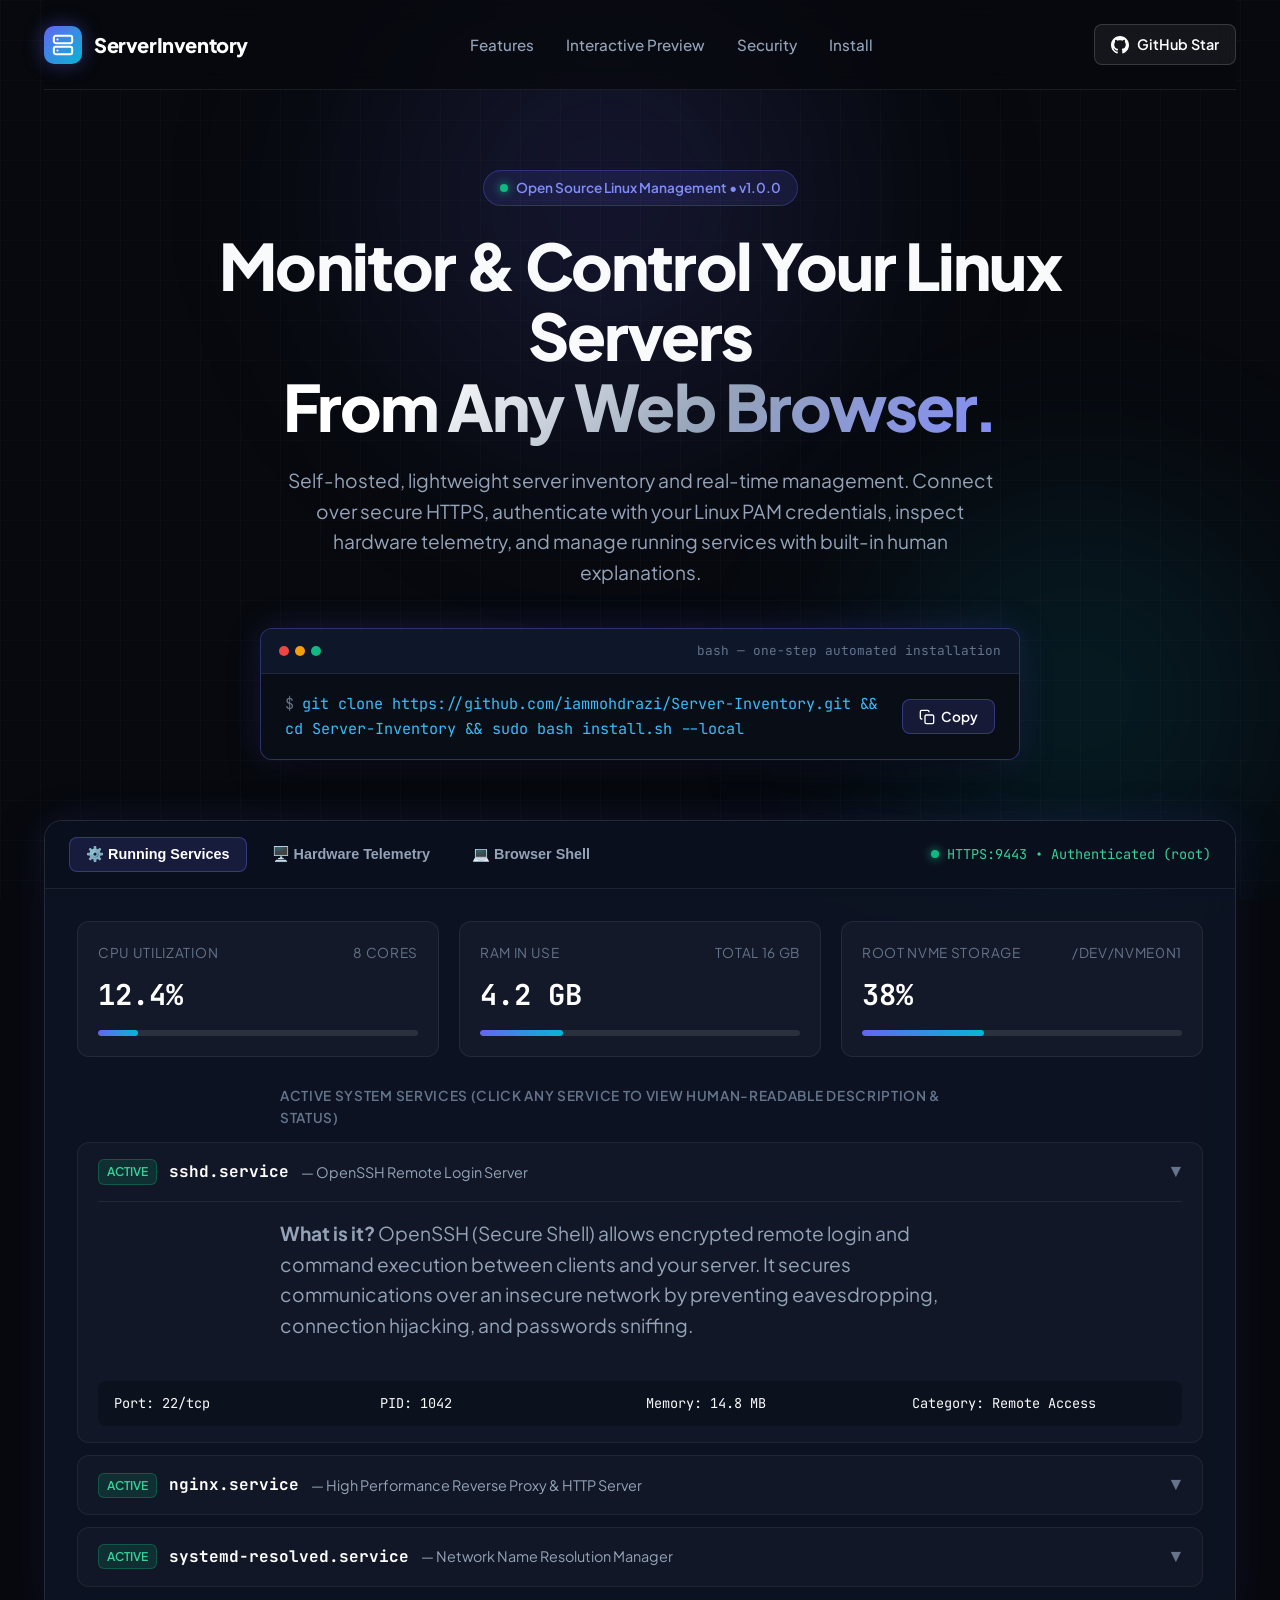
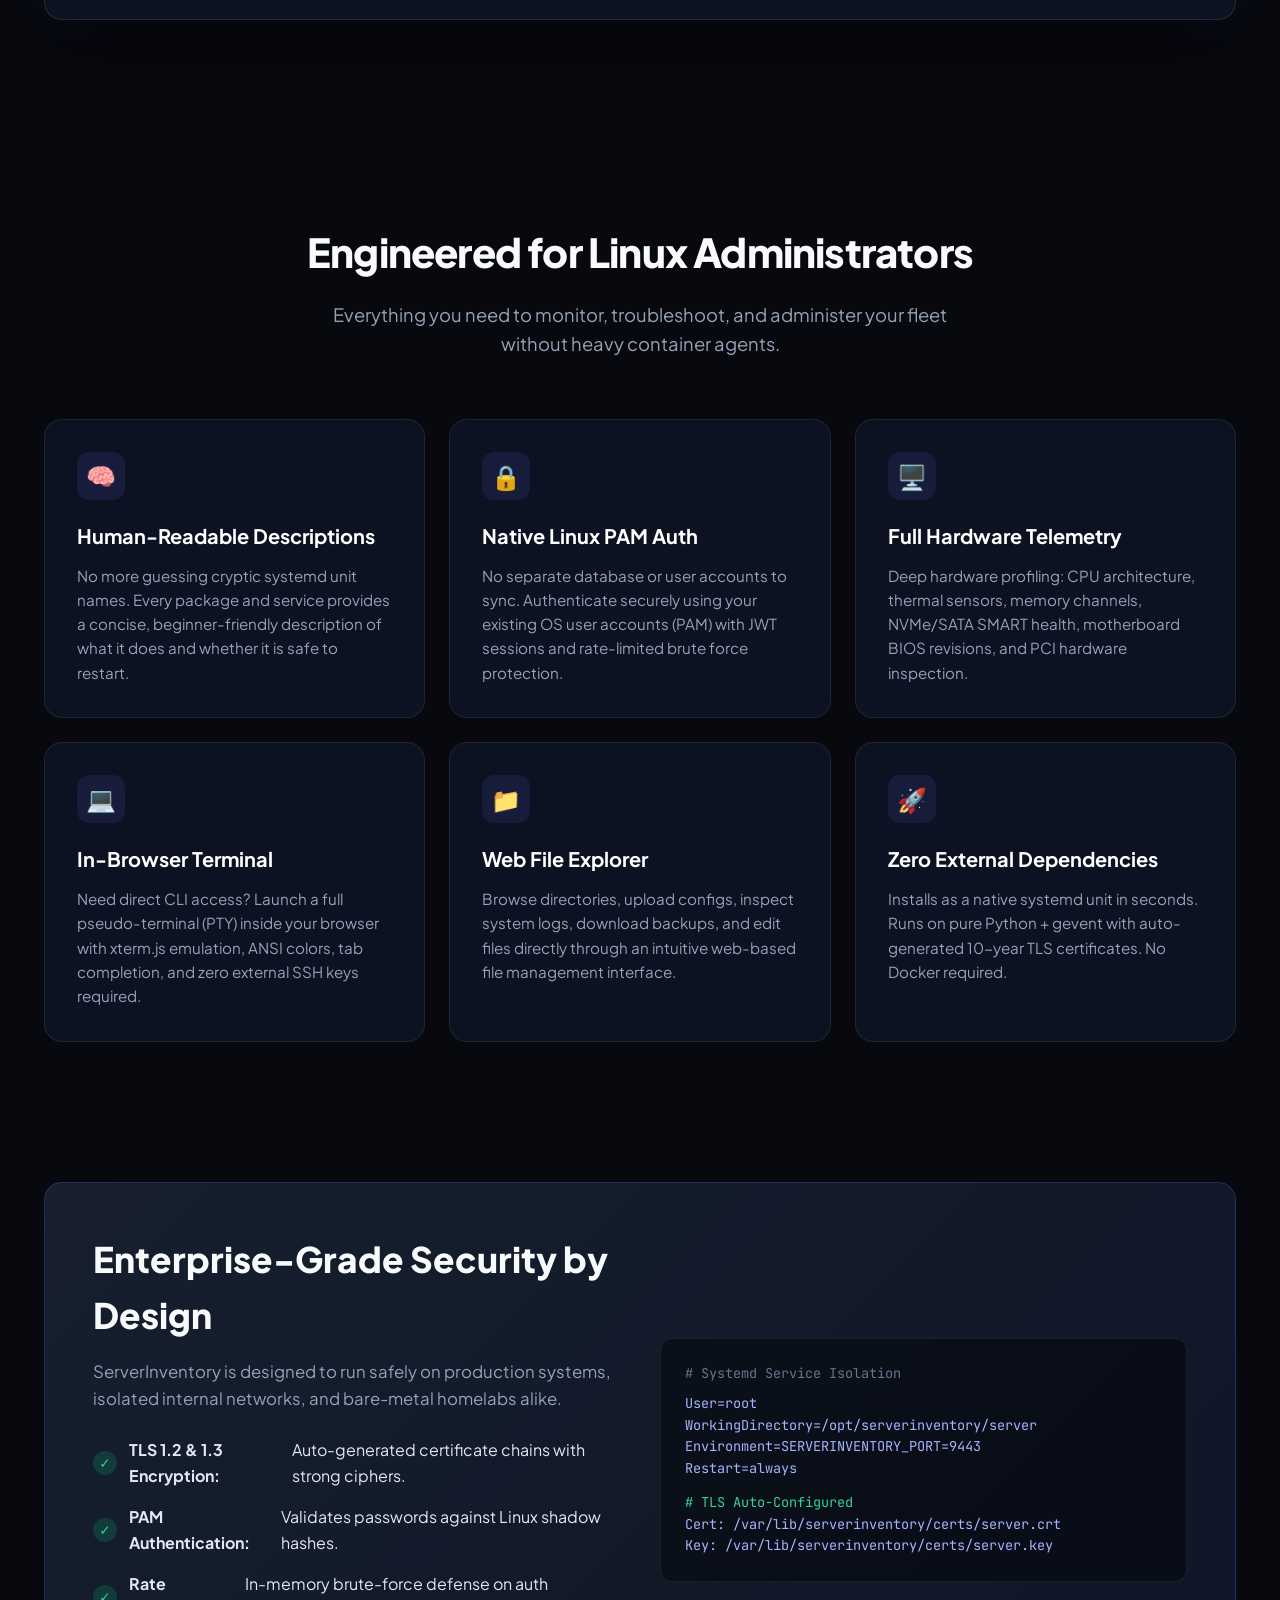
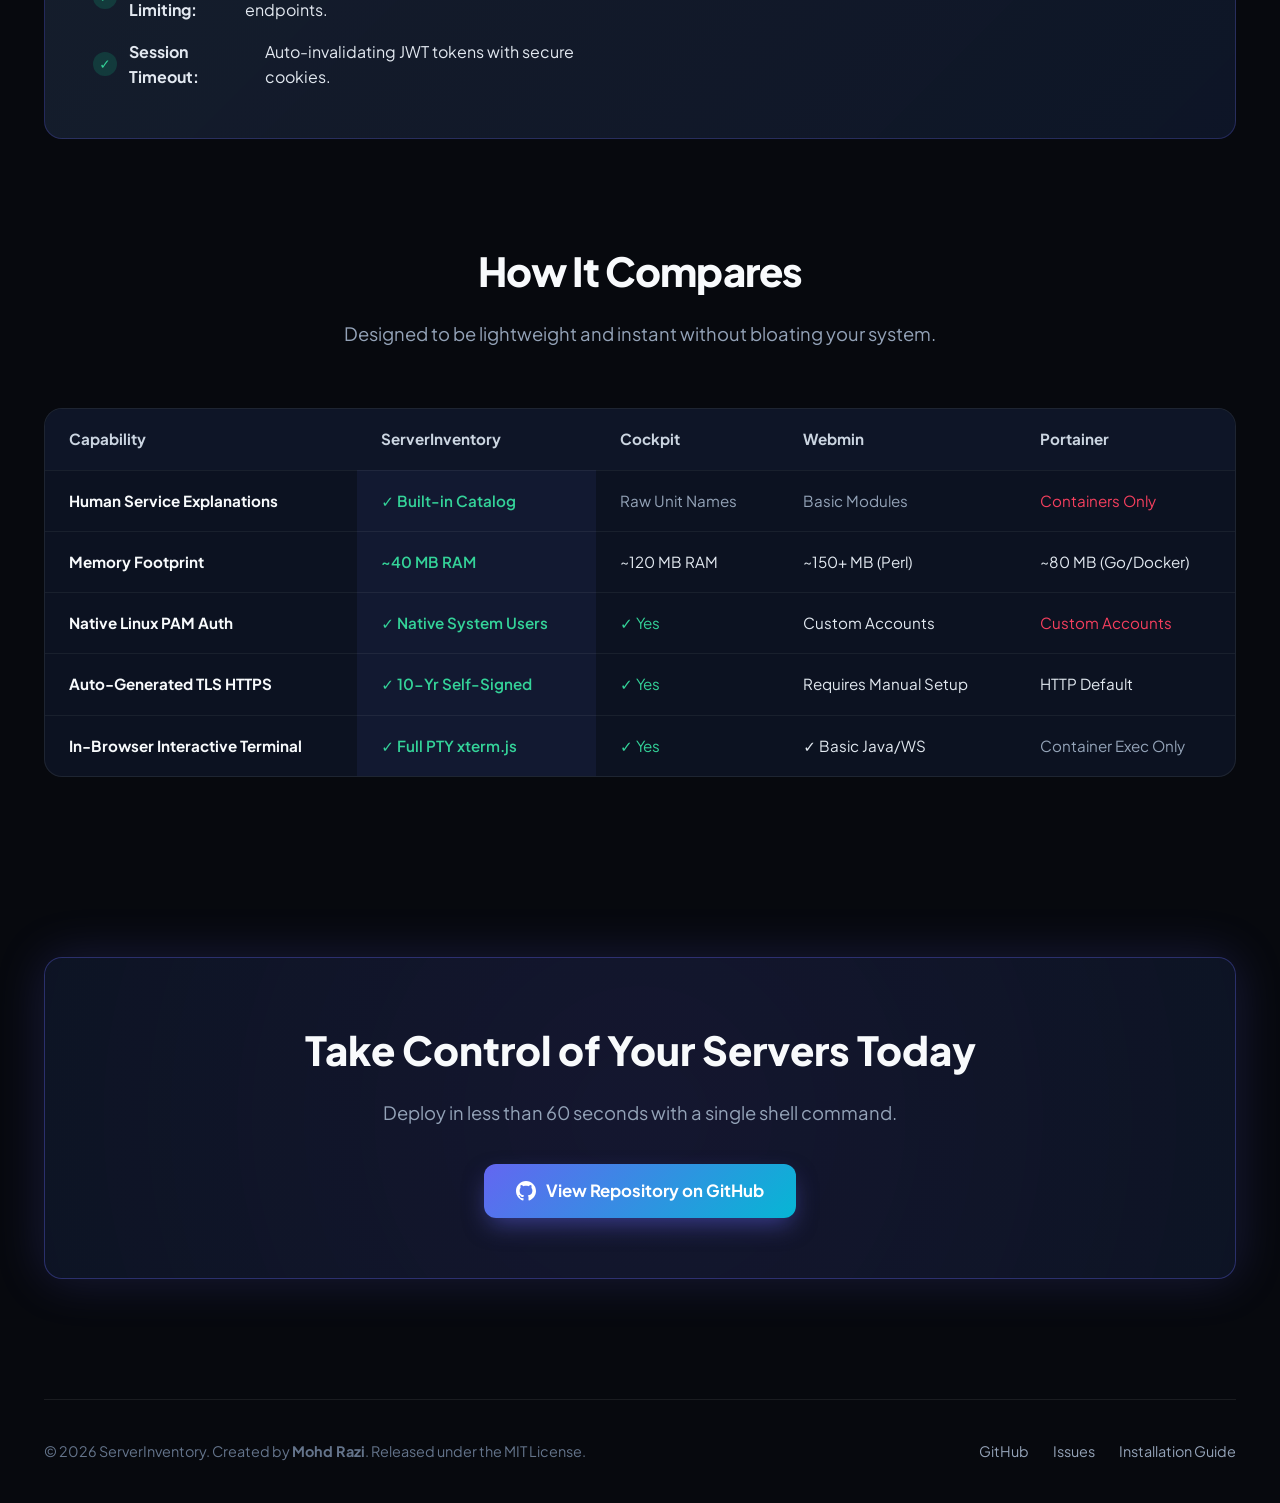
<file: docs/index.html>
<!DOCTYPE html>
<html lang="en">
<head>
    <meta charset="UTF-8">
    <meta name="viewport" content="width=device-width, initial-scale=1.0">
    <title>ServerInventory — Modern Linux Server Management & Telemetry</title>
    <meta name="description" content="A lightweight, self-hosted Linux management dashboard with HTTPS, PAM authentication, human-readable service descriptions, hardware telemetry, and web terminal.">
    <!-- google-site-verification: google7eae8d8bf7bd46be.html -->
    <meta name="google-site-verification" content="GI45qku-yTjFEhq5QsrBsaPJLE_lzKrnkUK0fRUv3hc" />
    
    <!-- Google Fonts -->
    <link rel="preconnect" href="https://fonts.googleapis.com">
    <link rel="preconnect" href="https://fonts.gstatic.com" crossorigin>
    <link href="https://fonts.googleapis.com/css2?family=JetBrains+Mono:wght@400;500;600&family=Plus+Jakarta+Sans:wght@400;500;600;700;800&display=swap" rel="stylesheet">

    <style>
        :root {
            --bg-dark: #07090e;
            --bg-card: rgba(15, 23, 42, 0.7);
            --bg-card-hover: rgba(30, 41, 59, 0.85);
            --border-glow: rgba(99, 102, 241, 0.25);
            --border-subtle: rgba(255, 255, 255, 0.08);
            --primary: #6366f1;
            --primary-light: #818cf8;
            --secondary: #06b6d4;
            --accent: #a855f7;
            --emerald: #10b981;
            --amber: #f59e0b;
            --rose: #f43f5e;
            --text-main: #f8fafc;
            --text-muted: #94a3b8;
            --text-dim: #64748b;
            --radius-lg: 18px;
            --radius-md: 12px;
            --radius-sm: 8px;
            --font-sans: 'Plus Jakarta Sans', system-ui, -apple-system, sans-serif;
            --font-mono: 'JetBrains Mono', monospace;
        }

        * {
            box-sizing: border-box;
            margin: 0;
            padding: 0;
        }

        body {
            background-color: var(--bg-dark);
            color: var(--text-main);
            font-family: var(--font-sans);
            line-height: 1.6;
            overflow-x: hidden;
            selection-background-color: var(--primary);
            selection-color: #fff;
        }

        /* Ambient Glow & Background Grid */
        .ambient-glow {
            position: fixed;
            top: 0;
            left: 0;
            right: 0;
            bottom: 0;
            pointer-events: none;
            z-index: 0;
            overflow: hidden;
        }

        .glow-orb-1 {
            position: absolute;
            top: -150px;
            left: 20%;
            width: 700px;
            height: 700px;
            background: radial-gradient(circle, rgba(99, 102, 241, 0.18) 0%, rgba(99, 102, 241, 0) 70%);
            border-radius: 50%;
            filter: blur(80px);
            animation: pulse-slow 8s infinite alternate ease-in-out;
        }

        .glow-orb-2 {
            position: absolute;
            top: 400px;
            right: -100px;
            width: 600px;
            height: 600px;
            background: radial-gradient(circle, rgba(6, 182, 212, 0.14) 0%, rgba(6, 182, 212, 0) 70%);
            border-radius: 50%;
            filter: blur(80px);
        }

        .grid-overlay {
            position: fixed;
            top: 0;
            left: 0;
            width: 100%;
            height: 100%;
            background-image: 
                linear-gradient(to right, rgba(255, 255, 255, 0.02) 1px, transparent 1px),
                linear-gradient(to bottom, rgba(255, 255, 255, 0.02) 1px, transparent 1px);
            background-size: 40px 40px;
            pointer-events: none;
            z-index: 0;
        }

        @keyframes pulse-slow {
            0% { transform: scale(1) translate(0, 0); opacity: 0.8; }
            100% { transform: scale(1.15) translate(30px, 40px); opacity: 1; }
        }

        /* Layout Container */
        .container {
            max-width: 1240px;
            margin: 0 auto;
            padding: 0 24px;
            position: relative;
            z-index: 1;
        }

        /* Navigation */
        .navbar {
            padding: 24px 0;
            display: flex;
            align-items: center;
            justify-content: space-between;
            border-bottom: 1px solid var(--border-subtle);
            backdrop-filter: blur(12px);
            position: sticky;
            top: 0;
            z-index: 100;
            background: rgba(7, 9, 14, 0.75);
        }

        .logo {
            display: flex;
            align-items: center;
            gap: 12px;
            text-decoration: none;
            color: #fff;
            font-weight: 800;
            font-size: 1.25rem;
            letter-spacing: -0.02em;
        }

        .logo-icon {
            width: 38px;
            height: 38px;
            background: linear-gradient(135deg, var(--primary), var(--secondary));
            border-radius: 10px;
            display: flex;
            align-items: center;
            justify-content: center;
            box-shadow: 0 0 20px rgba(99, 102, 241, 0.4);
        }

        .nav-links {
            display: flex;
            align-items: center;
            gap: 32px;
            list-style: none;
        }

        .nav-link {
            color: var(--text-muted);
            text-decoration: none;
            font-size: 0.95rem;
            font-weight: 500;
            transition: color 0.2s;
        }

        .nav-link:hover {
            color: #fff;
        }

        .nav-cta {
            display: flex;
            align-items: center;
            gap: 12px;
        }

        .btn-github {
            display: inline-flex;
            align-items: center;
            gap: 8px;
            background: rgba(255, 255, 255, 0.06);
            border: 1px solid rgba(255, 255, 255, 0.15);
            color: #fff;
            padding: 8px 16px;
            border-radius: var(--radius-sm);
            text-decoration: none;
            font-size: 0.9rem;
            font-weight: 600;
            transition: all 0.2s;
        }

        .btn-github:hover {
            background: rgba(255, 255, 255, 0.12);
            border-color: rgba(255, 255, 255, 0.3);
            transform: translateY(-1px);
        }

        /* Hero Section */
        .hero {
            padding: 80px 0 60px;
            text-align: center;
        }

        .badge-pill {
            display: inline-flex;
            align-items: center;
            gap: 8px;
            padding: 6px 16px;
            border-radius: 999px;
            background: rgba(99, 102, 241, 0.12);
            border: 1px solid rgba(99, 102, 241, 0.3);
            color: var(--primary-light);
            font-size: 0.85rem;
            font-weight: 600;
            margin-bottom: 24px;
        }

        .badge-dot {
            width: 8px;
            height: 8px;
            border-radius: 50%;
            background: var(--emerald);
            box-shadow: 0 0 10px var(--emerald);
            animation: pulse-dot 2s infinite;
        }

        @keyframes pulse-dot {
            0%, 100% { opacity: 1; transform: scale(1); }
            50% { opacity: 0.4; transform: scale(0.85); }
        }

        .hero h1 {
            font-size: clamp(2.5rem, 5vw, 4.25rem);
            font-weight: 800;
            line-height: 1.1;
            letter-spacing: -0.03em;
            margin-bottom: 24px;
            max-width: 900px;
            margin-left: auto;
            margin-right: auto;
        }

        .text-gradient {
            background: linear-gradient(135deg, #fff 20%, #94a3b8 60%, var(--primary-light) 100%);
            -webkit-background-clip: text;
            -webkit-text-fill-color: transparent;
        }

        .hero p {
            font-size: 1.2rem;
            color: var(--text-muted);
            max-width: 720px;
            margin: 0 auto 40px;
            font-weight: 400;
        }

        /* Quick Install Terminal Box */
        .install-box {
            max-width: 760px;
            margin: 0 auto 60px;
            background: #0f172a;
            border: 1px solid rgba(99, 102, 241, 0.35);
            border-radius: var(--radius-md);
            box-shadow: 0 20px 40px -15px rgba(0, 0, 0, 0.7), 0 0 35px rgba(99, 102, 241, 0.2);
            overflow: hidden;
            text-align: left;
        }

        .install-box-header {
            background: rgba(15, 23, 42, 0.9);
            padding: 12px 18px;
            display: flex;
            align-items: center;
            justify-content: space-between;
            border-bottom: 1px solid rgba(255, 255, 255, 0.08);
        }

        .terminal-dots {
            display: flex;
            gap: 6px;
        }

        .terminal-dot {
            width: 10px;
            height: 10px;
            border-radius: 50%;
        }

        .dot-red { background: #ef4444; }
        .dot-yellow { background: #f59e0b; }
        .dot-green { background: #10b981; }

        .terminal-title {
            font-family: var(--font-mono);
            font-size: 0.8rem;
            color: var(--text-dim);
        }

        .install-content {
            padding: 18px 24px;
            display: flex;
            align-items: center;
            justify-content: space-between;
            font-family: var(--font-mono);
            font-size: 0.95rem;
            background: #090d16;
            gap: 16px;
        }

        .command-text {
            color: #38bdf8;
            word-break: break-all;
        }

        .command-text span {
            color: var(--text-dim);
            user-select: none;
            margin-right: 8px;
        }

        .btn-copy {
            background: rgba(99, 102, 241, 0.15);
            border: 1px solid rgba(99, 102, 241, 0.4);
            color: #fff;
            padding: 8px 16px;
            border-radius: var(--radius-sm);
            font-family: var(--font-sans);
            font-size: 0.85rem;
            font-weight: 600;
            cursor: pointer;
            transition: all 0.2s;
            display: flex;
            align-items: center;
            gap: 6px;
            white-space: nowrap;
        }

        .btn-copy:hover {
            background: var(--primary);
            box-shadow: 0 0 15px rgba(99, 102, 241, 0.5);
        }

        /* Interactive Dashboard Preview */
        .preview-wrapper {
            margin: 20px auto 100px;
            background: rgba(15, 23, 42, 0.7);
            border: 1px solid rgba(255, 255, 255, 0.1);
            border-radius: var(--radius-lg);
            overflow: hidden;
            box-shadow: 0 25px 60px -12px rgba(0, 0, 0, 0.8), 0 0 40px rgba(99, 102, 241, 0.15);
            backdrop-filter: blur(20px);
        }

        .preview-topbar {
            background: rgba(10, 15, 29, 0.9);
            padding: 16px 24px;
            display: flex;
            align-items: center;
            justify-content: space-between;
            border-bottom: 1px solid rgba(255, 255, 255, 0.08);
            flex-wrap: wrap;
            gap: 16px;
        }

        .preview-tabs {
            display: flex;
            gap: 8px;
        }

        .preview-tab {
            padding: 8px 16px;
            border-radius: var(--radius-sm);
            background: transparent;
            border: 1px solid transparent;
            color: var(--text-muted);
            font-size: 0.9rem;
            font-weight: 600;
            cursor: pointer;
            transition: all 0.2s;
            display: flex;
            align-items: center;
            gap: 8px;
        }

        .preview-tab.active {
            background: rgba(99, 102, 241, 0.15);
            border-color: rgba(99, 102, 241, 0.4);
            color: #fff;
        }

        .preview-tab:hover:not(.active) {
            color: #fff;
            background: rgba(255, 255, 255, 0.04);
        }

        .preview-body {
            padding: 32px;
            min-height: 480px;
            text-align: left;
        }

        /* Mockup Cards */
        .stats-grid {
            display: grid;
            grid-template-columns: repeat(auto-fit, minmax(220px, 1fr));
            gap: 20px;
            margin-bottom: 28px;
        }

        .stat-card {
            background: rgba(255, 255, 255, 0.03);
            border: 1px solid rgba(255, 255, 255, 0.07);
            border-radius: var(--radius-md);
            padding: 20px;
            transition: transform 0.2s;
        }

        .stat-card:hover {
            border-color: rgba(99, 102, 241, 0.3);
            transform: translateY(-2px);
        }

        .stat-label {
            font-size: 0.85rem;
            color: var(--text-dim);
            text-transform: uppercase;
            letter-spacing: 0.05em;
            margin-bottom: 8px;
            display: flex;
            justify-content: space-between;
        }

        .stat-value {
            font-size: 1.8rem;
            font-weight: 700;
            color: #fff;
            font-family: var(--font-mono);
        }

        .stat-bar {
            height: 6px;
            background: rgba(255, 255, 255, 0.1);
            border-radius: 999px;
            margin-top: 12px;
            overflow: hidden;
        }

        .stat-bar-fill {
            height: 100%;
            border-radius: 999px;
            background: linear-gradient(90deg, var(--primary), var(--secondary));
        }

        /* Mockup Service Item */
        .service-list {
            display: flex;
            flex-direction: column;
            gap: 12px;
        }

        .service-item {
            background: rgba(255, 255, 255, 0.025);
            border: 1px solid rgba(255, 255, 255, 0.06);
            border-radius: var(--radius-md);
            padding: 16px 20px;
            cursor: pointer;
            transition: all 0.2s ease;
        }

        .service-item:hover {
            background: rgba(255, 255, 255, 0.05);
            border-color: rgba(99, 102, 241, 0.3);
        }

        .service-header {
            display: flex;
            align-items: center;
            justify-content: space-between;
        }

        .service-left {
            display: flex;
            align-items: center;
            gap: 12px;
        }

        .service-badge-running {
            background: rgba(16, 185, 129, 0.15);
            color: #34d399;
            border: 1px solid rgba(16, 185, 129, 0.3);
            padding: 2px 8px;
            border-radius: 6px;
            font-size: 0.75rem;
            font-weight: 600;
            text-transform: uppercase;
        }

        .service-name {
            font-weight: 700;
            font-size: 1rem;
            font-family: var(--font-mono);
            color: #fff;
        }

        .service-desc-brief {
            color: var(--text-muted);
            font-size: 0.9rem;
        }

        .service-dropdown {
            margin-top: 16px;
            padding-top: 16px;
            border-top: 1px solid rgba(255, 255, 255, 0.08);
            display: none;
            animation: fadeIn 0.2s ease-in-out;
        }

        .service-item.open .service-dropdown {
            display: block;
        }

        .service-desc-full {
            font-size: 0.95rem;
            color: #cbd5e1;
            margin-bottom: 12px;
            line-height: 1.6;
        }

        .service-meta-grid {
            display: grid;
            grid-template-columns: repeat(auto-fit, minmax(180px, 1fr));
            gap: 12px;
            background: rgba(0, 0, 0, 0.25);
            padding: 12px 16px;
            border-radius: var(--radius-sm);
            font-family: var(--font-mono);
            font-size: 0.85rem;
        }

        @keyframes fadeIn {
            from { opacity: 0; transform: translateY(-4px); }
            to { opacity: 1; transform: translateY(0); }
        }

        /* Features Grid */
        .features {
            padding: 40px 0 100px;
        }

        .section-header {
            text-align: center;
            margin-bottom: 60px;
        }

        .section-header h2 {
            font-size: 2.5rem;
            font-weight: 800;
            letter-spacing: -0.02em;
            margin-bottom: 16px;
        }

        .section-header p {
            color: var(--text-muted);
            font-size: 1.15rem;
            max-width: 640px;
            margin: 0 auto;
        }

        .feature-grid {
            display: grid;
            grid-template-columns: repeat(auto-fit, minmax(340px, 1fr));
            gap: 24px;
        }

        .feature-card {
            background: var(--bg-card);
            border: 1px solid var(--border-subtle);
            border-radius: var(--radius-lg);
            padding: 32px;
            transition: all 0.3s ease;
            position: relative;
            backdrop-filter: blur(12px);
        }

        .feature-card:hover {
            border-color: var(--border-glow);
            transform: translateY(-4px);
            box-shadow: 0 15px 35px -10px rgba(99, 102, 241, 0.2);
        }

        .feature-icon {
            width: 48px;
            height: 48px;
            border-radius: var(--radius-md);
            background: rgba(99, 102, 241, 0.12);
            color: var(--primary-light);
            display: flex;
            align-items: center;
            justify-content: center;
            margin-bottom: 20px;
            font-size: 1.5rem;
        }

        .feature-card h3 {
            font-size: 1.25rem;
            font-weight: 700;
            margin-bottom: 12px;
            color: #fff;
        }

        .feature-card p {
            color: var(--text-muted);
            font-size: 0.95rem;
            line-height: 1.6;
        }

        /* Security Pillar Banner */
        .security-banner {
            margin: 40px 0 100px;
            background: linear-gradient(135deg, rgba(30, 41, 59, 0.7), rgba(15, 23, 42, 0.9));
            border: 1px solid rgba(99, 102, 241, 0.25);
            border-radius: var(--radius-lg);
            padding: 48px;
            display: grid;
            grid-template-columns: 1fr 1fr;
            gap: 40px;
            align-items: center;
        }

        @media (max-width: 900px) {
            .security-banner {
                grid-template-columns: 1fr;
            }
        }

        .security-checklist {
            list-style: none;
            display: flex;
            flex-direction: column;
            gap: 16px;
        }

        .security-checklist li {
            display: flex;
            align-items: center;
            gap: 12px;
            font-size: 1rem;
            color: #e2e8f0;
        }

        .check-badge {
            width: 24px;
            height: 24px;
            border-radius: 50%;
            background: rgba(16, 185, 129, 0.2);
            color: #34d399;
            display: flex;
            align-items: center;
            justify-content: center;
            font-size: 0.85rem;
            flex-shrink: 0;
        }

        /* Comparison Section */
        .comparison-table-wrapper {
            margin: 60px 0 100px;
            overflow-x: auto;
            border-radius: var(--radius-lg);
            border: 1px solid var(--border-subtle);
            background: var(--bg-card);
        }

        table.comparison-table {
            width: 100%;
            border-collapse: collapse;
            text-align: left;
        }

        .comparison-table th, .comparison-table td {
            padding: 18px 24px;
            border-bottom: 1px solid rgba(255, 255, 255, 0.06);
            font-size: 0.95rem;
        }

        .comparison-table th {
            background: rgba(15, 23, 42, 0.8);
            color: #cbd5e1;
            font-weight: 700;
        }

        .comparison-table tr:last-child td {
            border-bottom: none;
        }

        .highlight-col {
            background: rgba(99, 102, 241, 0.08);
            color: #fff;
            font-weight: 600;
        }

        /* CTA Section */
        .cta-section {
            padding: 80px 0 120px;
            text-align: center;
            position: relative;
        }

        .cta-card {
            background: radial-gradient(circle at center, rgba(99, 102, 241, 0.15) 0%, rgba(15, 23, 42, 0.8) 100%);
            border: 1px solid rgba(99, 102, 241, 0.35);
            border-radius: var(--radius-lg);
            padding: 60px 40px;
            box-shadow: 0 0 50px rgba(99, 102, 241, 0.2);
        }

        .cta-card h2 {
            font-size: 2.5rem;
            font-weight: 800;
            margin-bottom: 16px;
        }

        .cta-card p {
            color: var(--text-muted);
            font-size: 1.15rem;
            max-width: 600px;
            margin: 0 auto 36px;
        }

        .btn-primary {
            display: inline-flex;
            align-items: center;
            gap: 10px;
            background: linear-gradient(135deg, var(--primary), var(--secondary));
            color: #fff;
            font-weight: 700;
            font-size: 1.05rem;
            padding: 14px 32px;
            border-radius: var(--radius-md);
            text-decoration: none;
            box-shadow: 0 10px 25px -5px rgba(99, 102, 241, 0.5);
            transition: all 0.2s;
        }

        .btn-primary:hover {
            transform: translateY(-2px);
            box-shadow: 0 15px 30px -5px rgba(99, 102, 241, 0.7);
        }

        /* Footer */
        footer {
            border-top: 1px solid var(--border-subtle);
            padding: 40px 0;
            color: var(--text-dim);
            font-size: 0.9rem;
            display: flex;
            justify-content: space-between;
            align-items: center;
            flex-wrap: wrap;
            gap: 16px;
        }

        footer a {
            color: var(--text-muted);
            text-decoration: none;
            transition: color 0.2s;
        }

        footer a:hover {
            color: #fff;
        }
    </style>
</head>
<body>

    <div class="ambient-glow">
        <div class="glow-orb-1"></div>
        <div class="glow-orb-2"></div>
        <div class="grid-overlay"></div>
    </div>

    <div class="container">
        <!-- Navigation -->
        <nav class="navbar">
            <a href="#" class="logo">
                <div class="logo-icon">
                    <svg width="22" height="22" viewBox="0 0 24 24" fill="none" stroke="white" stroke-width="2.2" stroke-linecap="round" stroke-linejoin="round">
                        <rect x="2" y="2" width="20" height="8" rx="2" ry="2"></rect>
                        <rect x="2" y="14" width="20" height="8" rx="2" ry="2"></rect>
                        <line x1="6" y1="6" x2="6.01" y2="6"></line>
                        <line x1="6" y1="18" x2="6.01" y2="18"></line>
                    </svg>
                </div>
                <span>ServerInventory</span>
            </a>

            <ul class="nav-links">
                <li><a href="#features" class="nav-link">Features</a></li>
                <li><a href="#demo" class="nav-link">Interactive Preview</a></li>
                <li><a href="#security" class="nav-link">Security</a></li>
                <li><a href="#installation" class="nav-link">Install</a></li>
            </ul>

            <div class="nav-cta">
                <a href="https://github.com/iammohdrazi/Server-Inventory" target="_blank" class="btn-github">
                    <svg width="18" height="18" viewBox="0 0 24 24" fill="currentColor">
                        <path d="M12 0c-6.626 0-12 5.373-12 12 0 5.302 3.438 9.8 8.207 11.387.599.111.793-.261.793-.577v-2.234c-3.338.726-4.033-1.416-4.033-1.416-.546-1.387-1.333-1.756-1.333-1.756-1.089-.745.083-.729.083-.729 1.205.084 1.839 1.237 1.839 1.237 1.07 1.834 2.807 1.304 3.492.997.107-.775.418-1.305.762-1.604-2.665-.305-5.467-1.334-5.467-5.931 0-1.311.469-2.381 1.236-3.221-.124-.303-.535-1.524.117-3.176 0 0 1.008-.322 3.301 1.23.957-.266 1.983-.399 3.003-.404 1.02.005 2.047.138 3.006.404 2.291-1.552 3.297-1.23 3.297-1.23.653 1.653.242 2.874.118 3.176.77.84 1.235 1.911 1.235 3.221 0 4.609-2.807 5.624-5.479 5.921.43.372.823 1.102.823 2.222v3.293c0 .319.192.694.801.576 4.765-1.589 8.199-6.086 8.199-11.386 0-6.627-5.373-12-12-12z"/>
                    </svg>
                    <span>GitHub Star</span>
                </a>
            </div>
        </nav>

        <!-- Hero -->
        <section class="hero">
            <div class="badge-pill">
                <span class="badge-dot"></span>
                <span>Open Source Linux Management • v1.0.0</span>
            </div>

            <h1>
                Monitor & Control Your Linux Servers <br>
                <span class="text-gradient">From Any Web Browser.</span>
            </h1>

            <p>
                Self-hosted, lightweight server inventory and real-time management. Connect over secure HTTPS, authenticate with your Linux PAM credentials, inspect hardware telemetry, and manage running services with built-in human explanations.
            </p>

            <!-- Quick Copy Terminal -->
            <div class="install-box" id="installation">
                <div class="install-box-header">
                    <div class="terminal-dots">
                        <div class="terminal-dot dot-red"></div>
                        <div class="terminal-dot dot-yellow"></div>
                        <div class="terminal-dot dot-green"></div>
                    </div>
                    <span class="terminal-title">bash — one-step automated installation</span>
                </div>
                <div class="install-content">
                    <div class="command-text" id="installCmd">
                        <span>$</span>git clone https://github.com/iammohdrazi/Server-Inventory.git && cd Server-Inventory && sudo bash install.sh --local
                    </div>
                    <button class="btn-copy" onclick="copyInstallCmd()">
                        <svg width="16" height="16" viewBox="0 0 24 24" fill="none" stroke="currentColor" stroke-width="2">
                            <rect x="9" y="9" width="13" height="13" rx="2" ry="2"></rect>
                            <path d="M5 15H4a2 2 0 0 1-2-2V4a2 2 0 0 1 2-2h9a2 2 0 0 1 2 2v1"></path>
                        </svg>
                        <span id="copyBtnText">Copy</span>
                    </button>
                </div>
            </div>

            <!-- Interactive Live Preview Simulation -->
            <div class="preview-wrapper" id="demo">
                <div class="preview-topbar">
                    <div class="preview-tabs">
                        <button class="preview-tab active" onclick="switchPreviewTab('services')">
                            ⚙️ Running Services
                        </button>
                        <button class="preview-tab" onclick="switchPreviewTab('hardware')">
                            🖥️ Hardware Telemetry
                        </button>
                        <button class="preview-tab" onclick="switchPreviewTab('terminal')">
                            💻 Browser Shell
                        </button>
                    </div>
                    <div style="font-family: var(--font-mono); font-size: 0.85rem; color: #34d399; display: flex; align-items: center; gap: 8px;">
                        <span class="badge-dot"></span> HTTPS:9443 • Authenticated (root)
                    </div>
                </div>

                <div class="preview-body" id="previewContainer">
                    <!-- Stats Bar -->
                    <div class="stats-grid">
                        <div class="stat-card">
                            <div class="stat-label">CPU Utilization <span>8 Cores</span></div>
                            <div class="stat-value">12.4%</div>
                            <div class="stat-bar"><div class="stat-bar-fill" style="width: 12.4%;"></div></div>
                        </div>
                        <div class="stat-card">
                            <div class="stat-label">RAM In Use <span>Total 16 GB</span></div>
                            <div class="stat-value">4.2 GB</div>
                            <div class="stat-bar"><div class="stat-bar-fill" style="width: 26%;"></div></div>
                        </div>
                        <div class="stat-card">
                            <div class="stat-label">Root NVMe Storage <span>/dev/nvme0n1</span></div>
                            <div class="stat-value">38%</div>
                            <div class="stat-bar"><div class="stat-bar-fill" style="width: 38%;"></div></div>
                        </div>
                    </div>

                    <!-- Services Interactive Accordion List -->
                    <p style="font-size: 0.85rem; color: var(--text-dim); margin-bottom: 14px; text-transform: uppercase; letter-spacing: 0.05em; font-weight: 600;">
                        Active System Services (Click any service to view human-readable description & status)
                    </p>

                    <div class="service-list">
                        <!-- Service 1: OpenSSH -->
                        <div class="service-item open" onclick="toggleService(this)">
                            <div class="service-header">
                                <div class="service-left">
                                    <span class="service-badge-running">Active</span>
                                    <span class="service-name">sshd.service</span>
                                    <span class="service-desc-brief">— OpenSSH Remote Login Server</span>
                                </div>
                                <span style="color: var(--text-dim); font-size: 0.85rem;">▼</span>
                            </div>
                            <div class="service-dropdown">
                                <p class="service-desc-full">
                                    <strong>What is it?</strong> OpenSSH (Secure Shell) allows encrypted remote login and command execution between clients and your server. It secures communications over an insecure network by preventing eavesdropping, connection hijacking, and passwords sniffing.
                                </p>
                                <div class="service-meta-grid">
                                    <div><span>Port:</span> 22/tcp</div>
                                    <div><span>PID:</span> 1042</div>
                                    <div><span>Memory:</span> 14.8 MB</div>
                                    <div><span>Category:</span> Remote Access</div>
                                </div>
                            </div>
                        </div>

                        <!-- Service 2: Nginx -->
                        <div class="service-item" onclick="toggleService(this)">
                            <div class="service-header">
                                <div class="service-left">
                                    <span class="service-badge-running">Active</span>
                                    <span class="service-name">nginx.service</span>
                                    <span class="service-desc-brief">— High Performance Reverse Proxy & HTTP Server</span>
                                </div>
                                <span style="color: var(--text-dim); font-size: 0.85rem;">▼</span>
                            </div>
                            <div class="service-dropdown">
                                <p class="service-desc-full">
                                    <strong>What is it?</strong> Nginx is an open-source HTTP web server and reverse proxy known for handling thousands of concurrent connections with low memory usage. It balances traffic and secures backend microservices.
                                </p>
                                <div class="service-meta-grid">
                                    <div><span>Ports:</span> 80, 443/tcp</div>
                                    <div><span>PID:</span> 2490</div>
                                    <div><span>Memory:</span> 48.2 MB</div>
                                    <div><span>Category:</span> Web Server</div>
                                </div>
                            </div>
                        </div>

                        <!-- Service 3: systemd-resolved -->
                        <div class="service-item" onclick="toggleService(this)">
                            <div class="service-header">
                                <div class="service-left">
                                    <span class="service-badge-running">Active</span>
                                    <span class="service-name">systemd-resolved.service</span>
                                    <span class="service-desc-brief">— Network Name Resolution Manager</span>
                                </div>
                                <span style="color: var(--text-dim); font-size: 0.85rem;">▼</span>
                            </div>
                            <div class="service-dropdown">
                                <p class="service-desc-full">
                                    <strong>What is it?</strong> A system service that provides network name resolution to local applications via a D-Bus interface, resolving domain names into IP addresses and caching DNS answers for rapid lookup.
                                </p>
                                <div class="service-meta-grid">
                                    <div><span>Port:</span> 53/udp (127.0.0.53)</div>
                                    <div><span>PID:</span> 632</div>
                                    <div><span>Memory:</span> 19.5 MB</div>
                                    <div><span>Category:</span> Networking / DNS</div>
                                </div>
                            </div>
                        </div>
                    </div>
                </div>
            </div>
        </section>

        <!-- Features Grid -->
        <section class="features" id="features">
            <div class="section-header">
                <h2>Engineered for Linux Administrators</h2>
                <p>Everything you need to monitor, troubleshoot, and administer your fleet without heavy container agents.</p>
            </div>

            <div class="feature-grid">
                <div class="feature-card">
                    <div class="feature-icon">🧠</div>
                    <h3>Human-Readable Descriptions</h3>
                    <p>No more guessing cryptic systemd unit names. Every package and service provides a concise, beginner-friendly description of what it does and whether it is safe to restart.</p>
                </div>

                <div class="feature-card">
                    <div class="feature-icon">🔒</div>
                    <h3>Native Linux PAM Auth</h3>
                    <p>No separate database or user accounts to sync. Authenticate securely using your existing OS user accounts (PAM) with JWT sessions and rate-limited brute force protection.</p>
                </div>

                <div class="feature-card">
                    <div class="feature-icon">🖥️</div>
                    <h3>Full Hardware Telemetry</h3>
                    <p>Deep hardware profiling: CPU architecture, thermal sensors, memory channels, NVMe/SATA SMART health, motherboard BIOS revisions, and PCI hardware inspection.</p>
                </div>

                <div class="feature-card">
                    <div class="feature-icon">💻</div>
                    <h3>In-Browser Terminal</h3>
                    <p>Need direct CLI access? Launch a full pseudo-terminal (PTY) inside your browser with xterm.js emulation, ANSI colors, tab completion, and zero external SSH keys required.</p>
                </div>

                <div class="feature-card">
                    <div class="feature-icon">📁</div>
                    <h3>Web File Explorer</h3>
                    <p>Browse directories, upload configs, inspect system logs, download backups, and edit files directly through an intuitive web-based file management interface.</p>
                </div>

                <div class="feature-card">
                    <div class="feature-icon">🚀</div>
                    <h3>Zero External Dependencies</h3>
                    <p>Installs as a native systemd unit in seconds. Runs on pure Python + gevent with auto-generated 10-year TLS certificates. No Docker required.</p>
                </div>
            </div>
        </section>

        <!-- Security Architecture Banner -->
        <section class="security-banner" id="security">
            <div>
                <h2 style="font-size: 2.2rem; font-weight: 800; margin-bottom: 16px;">Enterprise-Grade Security by Design</h2>
                <p style="color: var(--text-muted); font-size: 1.05rem; margin-bottom: 24px;">
                    ServerInventory is designed to run safely on production systems, isolated internal networks, and bare-metal homelabs alike.
                </p>
                <ul class="security-checklist">
                    <li><span class="check-badge">✓</span> <strong>TLS 1.2 & 1.3 Encryption:</strong> Auto-generated certificate chains with strong ciphers.</li>
                    <li><span class="check-badge">✓</span> <strong>PAM Authentication:</strong> Validates passwords against Linux shadow hashes.</li>
                    <li><span class="check-badge">✓</span> <strong>Rate Limiting:</strong> In-memory brute-force defense on auth endpoints.</li>
                    <li><span class="check-badge">✓</span> <strong>Session Timeout:</strong> Auto-invalidating JWT tokens with secure cookies.</li>
                </ul>
            </div>
            <div>
                <div style="background: rgba(0, 0, 0, 0.4); border: 1px solid rgba(255, 255, 255, 0.08); border-radius: var(--radius-md); padding: 24px; font-family: var(--font-mono); font-size: 0.85rem; color: #a5b4fc;">
                    <div style="color: #64748b; margin-bottom: 8px;"># Systemd Service Isolation</div>
                    <div>User=root</div>
                    <div>WorkingDirectory=/opt/serverinventory/server</div>
                    <div>Environment=SERVERINVENTORY_PORT=9443</div>
                    <div>Restart=always</div>
                    <div style="color: #34d399; margin-top: 12px;"># TLS Auto-Configured</div>
                    <div>Cert: /var/lib/serverinventory/certs/server.crt</div>
                    <div>Key:  /var/lib/serverinventory/certs/server.key</div>
                </div>
            </div>
        </section>

        <!-- Comparison Table -->
        <section>
            <div class="section-header">
                <h2>How It Compares</h2>
                <p>Designed to be lightweight and instant without bloating your system.</p>
            </div>

            <div class="comparison-table-wrapper">
                <table class="comparison-table">
                    <thead>
                        <tr>
                            <th>Capability</th>
                            <th class="highlight-col">ServerInventory</th>
                            <th>Cockpit</th>
                            <th>Webmin</th>
                            <th>Portainer</th>
                        </tr>
                    </thead>
                    <tbody>
                        <tr>
                            <td><strong>Human Service Explanations</strong></td>
                            <td class="highlight-col" style="color: #34d399;">✓ Built-in Catalog</td>
                            <td style="color: #94a3b8;">Raw Unit Names</td>
                            <td style="color: #94a3b8;">Basic Modules</td>
                            <td style="color: #f43f5e;">Containers Only</td>
                        </tr>
                        <tr>
                            <td><strong>Memory Footprint</strong></td>
                            <td class="highlight-col" style="color: #34d399;">~40 MB RAM</td>
                            <td style="color: #e2e8f0;">~120 MB RAM</td>
                            <td style="color: #e2e8f0;">~150+ MB (Perl)</td>
                            <td style="color: #e2e8f0;">~80 MB (Go/Docker)</td>
                        </tr>
                        <tr>
                            <td><strong>Native Linux PAM Auth</strong></td>
                            <td class="highlight-col" style="color: #34d399;">✓ Native System Users</td>
                            <td style="color: #34d399;">✓ Yes</td>
                            <td style="color: #e2e8f0;">Custom Accounts</td>
                            <td style="color: #f43f5e;">Custom Accounts</td>
                        </tr>
                        <tr>
                            <td><strong>Auto-Generated TLS HTTPS</strong></td>
                            <td class="highlight-col" style="color: #34d399;">✓ 10-Yr Self-Signed</td>
                            <td style="color: #34d399;">✓ Yes</td>
                            <td style="color: #e2e8f0;">Requires Manual Setup</td>
                            <td style="color: #e2e8f0;">HTTP Default</td>
                        </tr>
                        <tr>
                            <td><strong>In-Browser Interactive Terminal</strong></td>
                            <td class="highlight-col" style="color: #34d399;">✓ Full PTY xterm.js</td>
                            <td style="color: #34d399;">✓ Yes</td>
                            <td style="color: #e2e8f0;">✓ Basic Java/WS</td>
                            <td style="color: #94a3b8;">Container Exec Only</td>
                        </tr>
                    </tbody>
                </table>
            </div>
        </section>

        <!-- CTA Section -->
        <section class="cta-section">
            <div class="cta-card">
                <h2>Take Control of Your Servers Today</h2>
                <p>Deploy in less than 60 seconds with a single shell command.</p>
                <a href="https://github.com/iammohdrazi/Server-Inventory" target="_blank" class="btn-primary">
                    <svg width="20" height="20" viewBox="0 0 24 24" fill="currentColor">
                        <path d="M12 0c-6.626 0-12 5.373-12 12 0 5.302 3.438 9.8 8.207 11.387.599.111.793-.261.793-.577v-2.234c-3.338.726-4.033-1.416-4.033-1.416-.546-1.387-1.333-1.756-1.333-1.756-1.089-.745.083-.729.083-.729 1.205.084 1.839 1.237 1.839 1.237 1.07 1.834 2.807 1.304 3.492.997.107-.775.418-1.305.762-1.604-2.665-.305-5.467-1.334-5.467-5.931 0-1.311.469-2.381 1.236-3.221-.124-.303-.535-1.524.117-3.176 0 0 1.008-.322 3.301 1.23.957-.266 1.983-.399 3.003-.404 1.02.005 2.047.138 3.006.404 2.291-1.552 3.297-1.23 3.297-1.23.653 1.653.242 2.874.118 3.176.77.84 1.235 1.911 1.235 3.221 0 4.609-2.807 5.624-5.479 5.921.43.372.823 1.102.823 2.222v3.293c0 .319.192.694.801.576 4.765-1.589 8.199-6.086 8.199-11.386 0-6.627-5.373-12-12-12z"/>
                    </svg>
                    <span>View Repository on GitHub</span>
                </a>
            </div>
        </section>

        <!-- Footer -->
        <footer>
            <div>
                © 2026 ServerInventory. Created by <strong>Mohd Razi</strong>. Released under the MIT License.
            </div>
            <div style="display: flex; gap: 24px;">
                <a href="https://github.com/iammohdrazi/Server-Inventory" target="_blank">GitHub</a>
                <a href="https://github.com/iammohdrazi/Server-Inventory/issues" target="_blank">Issues</a>
                <a href="#installation">Installation Guide</a>
            </div>
        </footer>
    </div>

    <!-- Interactive Script -->
    <script>
        function copyInstallCmd() {
            const cmd = "git clone https://github.com/iammohdrazi/Server-Inventory.git && cd Server-Inventory && sudo bash install.sh --local";
            navigator.clipboard.writeText(cmd).then(() => {
                const btnText = document.getElementById('copyBtnText');
                btnText.textContent = "Copied! ✓";
                setTimeout(() => {
                    btnText.textContent = "Copy";
                }, 2500);
            });
        }

        function toggleService(element) {
            element.classList.toggle('open');
        }

        function switchPreviewTab(tab) {
            document.querySelectorAll('.preview-tab').forEach(b => b.classList.remove('active'));
            event.currentTarget.classList.add('active');

            const container = document.getElementById('previewContainer');

            if (tab === 'services') {
                container.innerHTML = `
                    <div class="stats-grid">
                        <div class="stat-card">
                            <div class="stat-label">CPU Utilization <span>8 Cores</span></div>
                            <div class="stat-value">12.4%</div>
                            <div class="stat-bar"><div class="stat-bar-fill" style="width: 12.4%;"></div></div>
                        </div>
                        <div class="stat-card">
                            <div class="stat-label">RAM In Use <span>Total 16 GB</span></div>
                            <div class="stat-value">4.2 GB</div>
                            <div class="stat-bar"><div class="stat-bar-fill" style="width: 26%;"></div></div>
                        </div>
                        <div class="stat-card">
                            <div class="stat-label">Root NVMe Storage <span>/dev/nvme0n1</span></div>
                            <div class="stat-value">38%</div>
                            <div class="stat-bar"><div class="stat-bar-fill" style="width: 38%;"></div></div>
                        </div>
                    </div>
                    <p style="font-size: 0.85rem; color: var(--text-dim); margin-bottom: 14px; text-transform: uppercase; letter-spacing: 0.05em; font-weight: 600;">
                        Active System Services (Click any service to view human-readable description & status)
                    </p>
                    <div class="service-list">
                        <div class="service-item open" onclick="toggleService(this)">
                            <div class="service-header">
                                <div class="service-left">
                                    <span class="service-badge-running">Active</span>
                                    <span class="service-name">sshd.service</span>
                                    <span class="service-desc-brief">— OpenSSH Remote Login Server</span>
                                </div>
                                <span style="color: var(--text-dim); font-size: 0.85rem;">▼</span>
                            </div>
                            <div class="service-dropdown">
                                <p class="service-desc-full">
                                    <strong>What is it?</strong> OpenSSH (Secure Shell) allows encrypted remote login and command execution between clients and your server. It secures communications over an insecure network by preventing eavesdropping, connection hijacking, and passwords sniffing.
                                </p>
                                <div class="service-meta-grid">
                                    <div><span>Port:</span> 22/tcp</div>
                                    <div><span>PID:</span> 1042</div>
                                    <div><span>Memory:</span> 14.8 MB</div>
                                    <div><span>Category:</span> Remote Access</div>
                                </div>
                            </div>
                        </div>
                        <div class="service-item" onclick="toggleService(this)">
                            <div class="service-header">
                                <div class="service-left">
                                    <span class="service-badge-running">Active</span>
                                    <span class="service-name">nginx.service</span>
                                    <span class="service-desc-brief">— High Performance Reverse Proxy & HTTP Server</span>
                                </div>
                                <span style="color: var(--text-dim); font-size: 0.85rem;">▼</span>
                            </div>
                            <div class="service-dropdown">
                                <p class="service-desc-full">
                                    <strong>What is it?</strong> Nginx is an open-source HTTP web server and reverse proxy known for handling thousands of concurrent connections with low memory usage.
                                </p>
                                <div class="service-meta-grid">
                                    <div><span>Ports:</span> 80, 443/tcp</div>
                                    <div><span>PID:</span> 2490</div>
                                    <div><span>Memory:</span> 48.2 MB</div>
                                    <div><span>Category:</span> Web Server</div>
                                </div>
                            </div>
                        </div>
                    </div>
                `;
            } else if (tab === 'hardware') {
                container.innerHTML = `
                    <div class="stats-grid">
                        <div class="stat-card">
                            <div class="stat-label">Processor Model</div>
                            <div class="stat-value" style="font-size: 1.1rem; color: #38bdf8;">AMD Ryzen 7 5800H</div>
                            <p style="font-size: 0.85rem; color: var(--text-muted); margin-top: 8px;">16 Threads • 3.20 GHz (Max 4.4 GHz)</p>
                        </div>
                        <div class="stat-card">
                            <div class="stat-label">Memory Architecture</div>
                            <div class="stat-value" style="font-size: 1.1rem; color: #34d399;">16 GB DDR4-3200</div>
                            <p style="font-size: 0.85rem; color: var(--text-muted); margin-top: 8px;">2x 8GB SODIMM • Dual Channel</p>
                        </div>
                        <div class="stat-card">
                            <div class="stat-label">Motherboard & BIOS</div>
                            <div class="stat-value" style="font-size: 1.1rem; color: #a855f7;">UEFI Rev 1.24</div>
                            <p style="font-size: 0.85rem; color: var(--text-muted); margin-top: 8px;">SecureBoot: Enabled</p>
                        </div>
                    </div>
                    <div style="background: rgba(0,0,0,0.3); border: 1px solid rgba(255,255,255,0.06); border-radius: var(--radius-md); padding: 20px;">
                        <h4 style="color: #fff; margin-bottom: 12px;">Storage Devices & SMART Health</h4>
                        <div style="font-family: var(--font-mono); font-size: 0.85rem; display: flex; flex-direction: column; gap: 8px; color: #94a3b8;">
                            <div style="display: flex; justify-content: space-between; padding: 8px 12px; background: rgba(255,255,255,0.02); border-radius: 6px;">
                                <span>/dev/nvme0n1 (Samsung 980 500GB NVMe)</span>
                                <span style="color: #34d399;">Health: 99% • 34°C • OK</span>
                            </div>
                            <div style="display: flex; justify-content: space-between; padding: 8px 12px; background: rgba(255,255,255,0.02); border-radius: 6px;">
                                <span>/dev/sda (Crucial MX500 1TB SATA SSD)</span>
                                <span style="color: #34d399;">Health: 97% • 31°C • OK</span>
                            </div>
                        </div>
                    </div>
                `;
            } else if (tab === 'terminal') {
                container.innerHTML = `
                    <div style="background: #05070c; border: 1px solid rgba(255,255,255,0.1); border-radius: var(--radius-md); padding: 20px; font-family: var(--font-mono); font-size: 0.9rem; min-height: 280px; color: #38bdf8;">
                        <div style="color: #64748b; margin-bottom: 8px;">Linux Ubuntu 6.8.0-31-generic #31-Ubuntu SMP x86_64</div>
                        <div><span style="color: #34d399;">root@server-01</span>:<span style="color: #818cf8;">~</span># uname -a</div>
                        <div style="color: #cbd5e1;">Linux Ubuntu 6.8.0-31-generic #31-Ubuntu SMP PREEMPT_DYNAMIC x86_64 GNU/Linux</div>
                        <div style="margin-top: 10px;"><span style="color: #34d399;">root@server-01</span>:<span style="color: #818cf8;">~</span># systemctl status serverinventory</div>
                        <div style="color: #34d399;">● serverinventory.service - ServerInventory — Linux Server Management</div>
                        <div style="color: #cbd5e1; padding-left: 14px;">Loaded: loaded (/etc/systemd/system/serverinventory.service; enabled)</div>
                        <div style="color: #cbd5e1; padding-left: 14px;">Active: <span style="color: #34d399; font-weight: bold;">active (running)</span> since Sun 2026-10-11; 4h 12min ago</div>
                        <div style="color: #cbd5e1; padding-left: 14px;">Main PID: 1042 (python)</div>
                        <div style="margin-top: 10px;"><span style="color: #34d399;">root@server-01</span>:<span style="color: #818cf8;">~</span># <span style="display: inline-block; width: 8px; height: 16px; background: #38bdf8; vertical-align: middle; animation: pulse-dot 1s infinite;"></span></div>
                    </div>
                `;
            }
        }
    </script>
</body>
</html>
</file>
